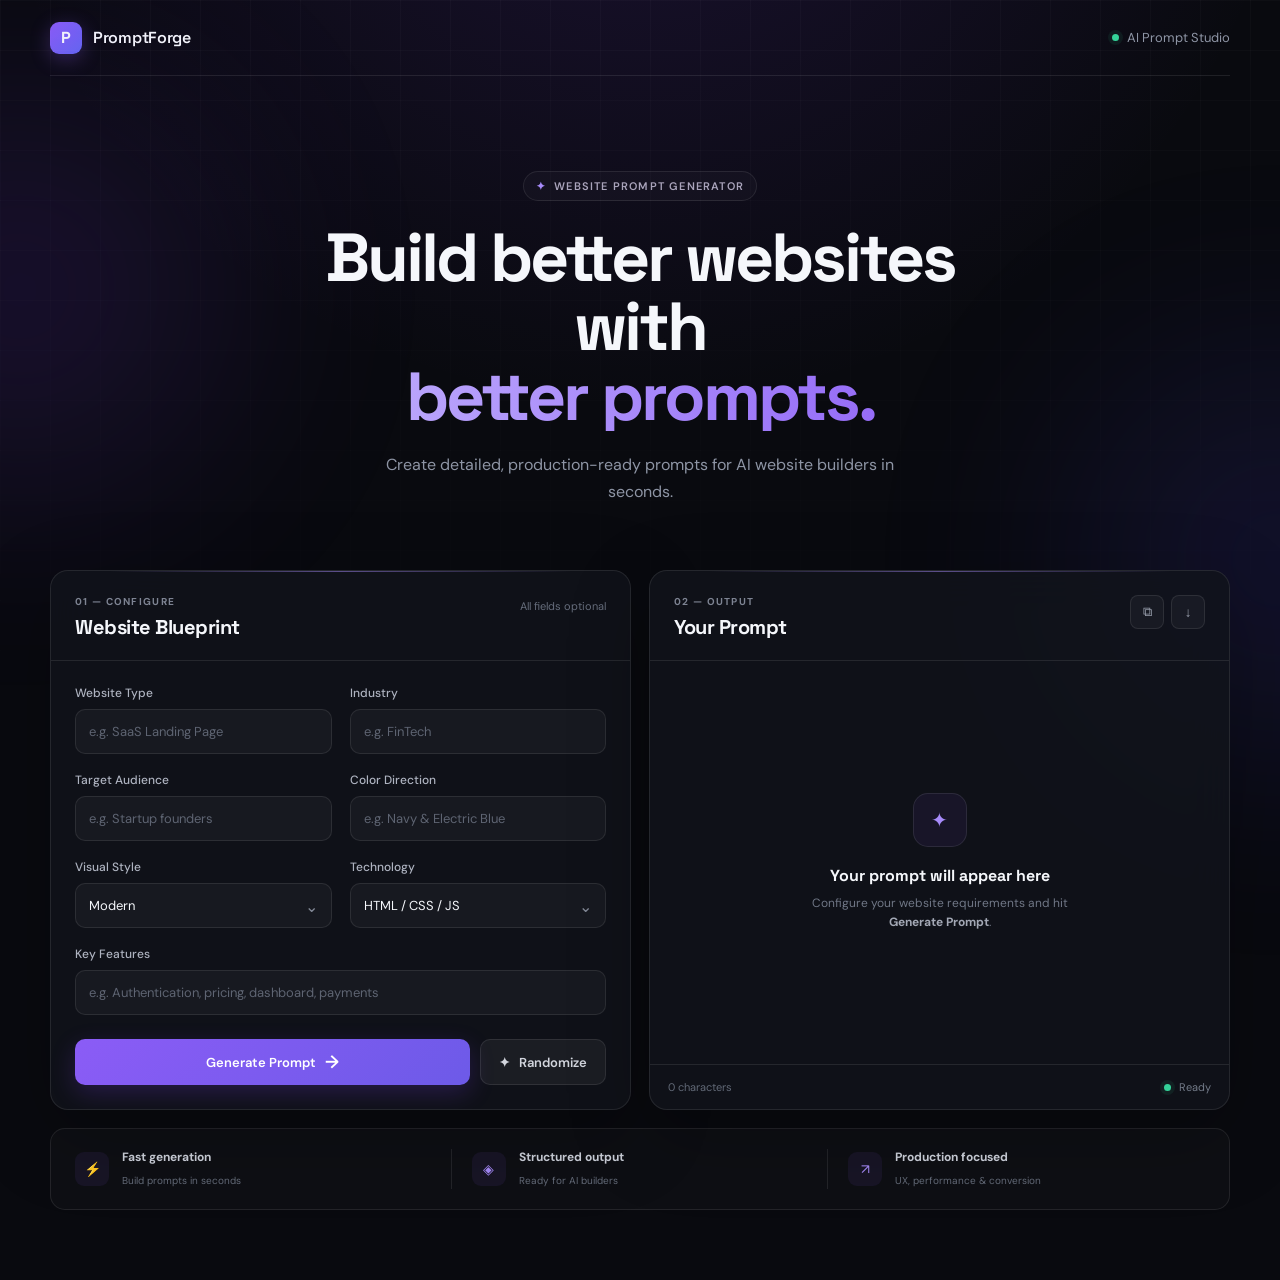
<file: index.html>
<!DOCTYPE html>
<html lang="en">
<head>
  <meta charset="UTF-8">
  <meta name="viewport" content="width=device-width, initial-scale=1.0">

  <title>PromptForge — AI Website Prompt Generator</title>

  <link rel="preconnect" href="https://fonts.googleapis.com">
  <link rel="preconnect" href="https://fonts.gstatic.com" crossorigin>
  <link
    href="https://fonts.googleapis.com/css2?family=DM+Sans:wght@400;500;600;700&family=Space+Grotesk:wght@500;600;700&display=swap"
    rel="stylesheet"
  >

  <link rel="stylesheet" href="style.css">
</head>

<body>

  <!-- Background -->
  <div class="background-grid"></div>
  <div class="glow glow-one"></div>
  <div class="glow glow-two"></div>

  <!-- Navbar -->
  <header class="navbar">
    <div class="brand">
      <div class="brand-mark">P</div>
      <span>PromptForge</span>
    </div>

    <div class="nav-status">
      <span class="status-dot"></span>
      AI Prompt Studio
    </div>
  </header>


  <!-- Main -->
  <main class="container">

    <!-- Hero -->
    <section class="hero">
      <div class="eyebrow">
        <span>✦</span>
        WEBSITE PROMPT GENERATOR
      </div>

      <h1>
        Build better websites with
        <span>better prompts.</span>
      </h1>

      <p>
        Create detailed, production-ready prompts for AI website builders
        in seconds.
      </p>
    </section>


    <!-- Workspace -->
    <section class="workspace">

      <!-- Builder -->
      <div class="panel builder-panel">

        <div class="panel-header">
          <div>
            <span class="step-label">01 — CONFIGURE</span>
            <h2>Website Blueprint</h2>
          </div>

          <span class="required">All fields optional</span>
        </div>


        <div class="form-grid">

          <div class="field">
            <label for="type">Website Type</label>
            <input
              id="type"
              type="text"
              placeholder="e.g. SaaS Landing Page"
            >
          </div>

          <div class="field">
            <label for="industry">Industry</label>
            <input
              id="industry"
              type="text"
              placeholder="e.g. FinTech"
            >
          </div>

          <div class="field">
            <label for="audience">Target Audience</label>
            <input
              id="audience"
              type="text"
              placeholder="e.g. Startup founders"
            >
          </div>

          <div class="field">
            <label for="color">Color Direction</label>
            <input
              id="color"
              type="text"
              placeholder="e.g. Navy & Electric Blue"
            >
          </div>

          <div class="field">
            <label for="style">Visual Style</label>

            <div class="select-wrapper">
              <select id="style">
                <option value="Modern">Modern</option>
                <option value="Minimal">Minimal</option>
                <option value="Dark">Dark & Elegant</option>
                <option value="Glassmorphism">Glassmorphism</option>
                <option value="Futuristic">Futuristic</option>
              </select>
            </div>
          </div>

          <div class="field">
            <label for="platform">Technology</label>

            <div class="select-wrapper">
              <select id="platform">
                <option value="HTML, CSS and JavaScript">
                  HTML / CSS / JS
                </option>

                <option value="React and modern CSS">
                  React
                </option>

                <option value="WordPress">
                  WordPress
                </option>
              </select>
            </div>
          </div>

          <div class="field full-width">
            <label for="features">Key Features</label>

            <input
              id="features"
              type="text"
              placeholder="e.g. Authentication, pricing, dashboard, payments"
            >
          </div>

        </div>


        <!-- Actions -->
        <div class="actions">

          <button
            class="btn btn-primary"
            onclick="generatePrompt()"
          >
            <span>Generate Prompt</span>
            <span class="arrow">→</span>
          </button>

          <button
            class="btn btn-secondary"
            onclick="randomPrompt()"
          >
            <span>✦</span>
            Randomize
          </button>

        </div>

      </div>


      <!-- Output -->
      <div class="panel output-panel">

        <div class="panel-header">

          <div>
            <span class="step-label">02 — OUTPUT</span>
            <h2>Your Prompt</h2>
          </div>

          <div class="output-actions">

            <button
              class="icon-button"
              onclick="copyPrompt()"
              title="Copy prompt"
            >
              ⧉
            </button>

            <button
              class="icon-button"
              onclick="downloadTXT()"
              title="Download prompt"
            >
              ↓
            </button>

          </div>

        </div>


        <div class="output-wrapper">

          <div id="emptyState" class="empty-state">

            <div class="empty-icon">
              ✦
            </div>

            <h3>Your prompt will appear here</h3>

            <p>
              Configure your website requirements and hit
              <strong>Generate Prompt</strong>.
            </p>

          </div>

          <textarea
            id="output"
            spellcheck="false"
            aria-label="Generated website prompt"
          ></textarea>

        </div>


        <div class="output-footer">
          <span id="characterCount">0 characters</span>

          <span class="ready-status">
            <span class="status-dot"></span>
            Ready
          </span>
        </div>

      </div>

    </section>


    <!-- Feature strip -->
    <section class="feature-strip">

      <div class="feature">
        <span class="feature-icon">⚡</span>
        <div>
          <strong>Fast generation</strong>
          <small>Build prompts in seconds</small>
        </div>
      </div>

      <div class="feature">
        <span class="feature-icon">◈</span>
        <div>
          <strong>Structured output</strong>
          <small>Ready for AI builders</small>
        </div>
      </div>

      <div class="feature">
        <span class="feature-icon">↗</span>
        <div>
          <strong>Production focused</strong>
          <small>UX, performance & conversion</small>
        </div>
      </div>

    </section>

  </main>


  <!-- Toast -->
  <div id="toast" class="toast">
    <span>✓</span>
    <span id="toastMessage">Copied to clipboard</span>
  </div>


  <script src="script.js"></script>

</body>
</html>
</file>
<file: style.css>
:root {
  --bg: #090a0f;
  --panel: rgba(18, 20, 28, 0.82);
  --panel-light: rgba(255, 255, 255, 0.045);

  --border: rgba(255, 255, 255, 0.09);
  --border-hover: rgba(255, 255, 255, 0.16);

  --text: #f5f7fb;
  --muted: #8e95a5;

  --accent: #8b5cf6;
  --accent-light: #a78bfa;

  --green: #34d399;

  --radius: 18px;

  --font-body: "DM Sans", sans-serif;
  --font-heading: "Space Grotesk", sans-serif;
}


* {
  margin: 0;
  padding: 0;
  box-sizing: border-box;
}


html {
  scroll-behavior: smooth;
}


body {
  min-height: 100vh;

  background:
    radial-gradient(
      circle at 50% -20%,
      rgba(124, 58, 237, 0.16),
      transparent 40%
    ),
    var(--bg);

  color: var(--text);
  font-family: var(--font-body);

  overflow-x: hidden;
}


/* ---------------- BACKGROUND ---------------- */

.background-grid {
  position: fixed;
  inset: 0;

  background-image:
    linear-gradient(
      rgba(255,255,255,0.025) 1px,
      transparent 1px
    ),
    linear-gradient(
      90deg,
      rgba(255,255,255,0.025) 1px,
      transparent 1px
    );

  background-size: 50px 50px;

  mask-image: linear-gradient(
    to bottom,
    black,
    transparent 85%
  );

  pointer-events: none;
}


.glow {
  position: fixed;

  width: 400px;
  height: 400px;

  border-radius: 50%;

  filter: blur(120px);

  opacity: 0.15;

  pointer-events: none;
}


.glow-one {
  top: 10%;
  left: -180px;
  background: #7c3aed;
}


.glow-two {
  right: -200px;
  top: 40%;
  background: #4f46e5;
}


/* ---------------- NAVBAR ---------------- */

.navbar {
  width: min(1180px, calc(100% - 40px));

  margin: auto;

  height: 76px;

  display: flex;
  align-items: center;
  justify-content: space-between;

  border-bottom: 1px solid var(--border);
}


.brand {
  display: flex;
  align-items: center;
  gap: 11px;

  font-family: var(--font-heading);
  font-weight: 600;

  letter-spacing: -0.3px;
}


.brand-mark {
  width: 32px;
  height: 32px;

  display: grid;
  place-items: center;

  border-radius: 9px;

  background: linear-gradient(
    135deg,
    #8b5cf6,
    #6366f1
  );

  font-weight: 700;

  box-shadow:
    0 5px 20px rgba(139, 92, 246, 0.3);
}


.nav-status {
  color: var(--muted);
  font-size: 13px;

  display: flex;
  align-items: center;
  gap: 8px;
}


.status-dot {
  width: 7px;
  height: 7px;

  border-radius: 50%;

  background: var(--green);

  box-shadow:
    0 0 0 4px rgba(52, 211, 153, 0.08);
}


/* ---------------- MAIN ---------------- */

.container {
  width: min(1180px, calc(100% - 40px));

  margin: auto;
}


/* ---------------- HERO ---------------- */

.hero {
  max-width: 760px;

  margin: 95px auto 65px;

  text-align: center;

  animation: heroIn 0.7s ease both;
}


.eyebrow {
  display: inline-flex;
  align-items: center;
  gap: 8px;

  padding: 7px 12px;

  border: 1px solid var(--border);

  border-radius: 100px;

  background: rgba(255,255,255,0.025);

  color: #aaa4bc;

  font-size: 11px;
  font-weight: 600;

  letter-spacing: 1.2px;
}


.eyebrow span {
  color: var(--accent-light);
}


.hero h1 {
  margin-top: 22px;

  font-family: var(--font-heading);

  font-size: clamp(42px, 6vw, 68px);

  line-height: 1.02;

  letter-spacing: -3px;
}


.hero h1 span {
  display: block;

  background: linear-gradient(
    90deg,
    #c4b5fd,
    #8b5cf6,
    #6366f1
  );

  background-size: 200% auto;

  color: transparent;
  background-clip: text;

  animation: gradientMove 5s linear infinite;
}


.hero p {
  max-width: 560px;

  margin: 20px auto 0;

  color: var(--muted);

  font-size: 16px;

  line-height: 1.7;
}


/* ---------------- WORKSPACE ---------------- */

.workspace {
  display: grid;

  grid-template-columns: 1fr 1fr;

  gap: 18px;

  align-items: stretch;
}


.panel {
  position: relative;

  background: var(--panel);

  border: 1px solid var(--border);

  border-radius: var(--radius);

  backdrop-filter: blur(20px);

  overflow: hidden;

  box-shadow:
    0 25px 80px rgba(0,0,0,0.25);

  transition:
    border-color 0.3s ease,
    transform 0.3s ease;
}


.panel:hover {
  border-color: var(--border-hover);
}


.panel::before {
  content: "";

  position: absolute;

  top: 0;
  left: 10%;

  width: 80%;
  height: 1px;

  background: linear-gradient(
    90deg,
    transparent,
    rgba(167,139,250,0.5),
    transparent
  );
}


/* ---------------- PANEL HEADER ---------------- */

.panel-header {
  padding: 24px 24px 20px;

  display: flex;
  align-items: flex-start;
  justify-content: space-between;

  border-bottom: 1px solid var(--border);
}


.step-label {
  display: block;

  margin-bottom: 6px;

  color: #7e8493;

  font-size: 10px;
  font-weight: 700;

  letter-spacing: 1.3px;
}


.panel h2 {
  font-family: var(--font-heading);

  font-size: 20px;

  letter-spacing: -0.5px;
}


.required {
  color: #666d7c;

  font-size: 11px;

  padding-top: 4px;
}


/* ---------------- FORM ---------------- */

.form-grid {
  padding: 24px;

  display: grid;

  grid-template-columns: 1fr 1fr;

  gap: 18px;
}


.field {
  display: flex;
  flex-direction: column;

  gap: 8px;
}


.field.full-width {
  grid-column: 1 / -1;
}


.field label {
  color: #aeb3c0;

  font-size: 12px;
  font-weight: 500;
}


.field input,
.field select {
  width: 100%;
  height: 45px;

  border: 1px solid var(--border);

  border-radius: 10px;

  outline: none;

  background: rgba(255,255,255,0.035);

  color: var(--text);

  padding: 0 13px;

  font-family: inherit;
  font-size: 13px;

  transition:
    border-color 0.2s ease,
    background 0.2s ease,
    box-shadow 0.2s ease,
    transform 0.2s ease;
}


.field input::placeholder {
  color: #5e6472;
}


.field input:hover,
.field select:hover {
  border-color: rgba(255,255,255,0.15);
}


.field input:focus,
.field select:focus {
  border-color: rgba(139,92,246,0.7);

  background: rgba(139,92,246,0.045);

  box-shadow:
    0 0 0 3px rgba(139,92,246,0.09);
}


.select-wrapper {
  position: relative;
}


.select-wrapper::after {
  content: "⌄";

  position: absolute;

  right: 14px;
  top: 50%;

  transform: translateY(-50%);

  color: #858b99;

  pointer-events: none;
}


select {
  appearance: none;

  cursor: pointer;
}


option {
  background: #15161d;
  color: white;
}


/* ---------------- BUTTONS ---------------- */

.actions {
  display: flex;

  gap: 10px;

  padding: 0 24px 24px;
}


.btn {
  height: 46px;

  border: 0;

  border-radius: 10px;

  padding: 0 18px;

  font-family: inherit;

  font-size: 13px;
  font-weight: 600;

  cursor: pointer;

  display: flex;
  align-items: center;
  justify-content: center;
  gap: 9px;

  transition:
    transform 0.2s ease,
    box-shadow 0.2s ease,
    background 0.2s ease;
}


.btn:active {
  transform: scale(0.97);
}


.btn-primary {
  flex: 1;

  color: white;

  background: linear-gradient(
    135deg,
    #8b5cf6,
    #6d5ae8
  );

  box-shadow:
    0 8px 25px rgba(124,58,237,0.22);
}


.btn-primary:hover {
  transform: translateY(-2px);

  box-shadow:
    0 12px 30px rgba(124,58,237,0.35);
}


.arrow {
  font-size: 18px;

  transition: transform 0.2s ease;
}


.btn-primary:hover .arrow {
  transform: translateX(4px);
}


.btn-secondary {
  background: rgba(255,255,255,0.05);

  color: #d2d5dd;

  border: 1px solid var(--border);
}


.btn-secondary:hover {
  background: rgba(255,255,255,0.08);

  border-color: var(--border-hover);
}


/* ---------------- OUTPUT ---------------- */

.output-panel {
  display: flex;
  flex-direction: column;
}


.output-actions {
  display: flex;
  gap: 7px;
}


.icon-button {
  width: 34px;
  height: 34px;

  border: 1px solid var(--border);

  border-radius: 8px;

  background: rgba(255,255,255,0.035);

  color: #9da3b1;

  cursor: pointer;

  transition: all 0.2s ease;
}


.icon-button:hover {
  color: white;

  border-color: rgba(139,92,246,0.5);

  background: rgba(139,92,246,0.1);

  transform: translateY(-2px);
}


.output-wrapper {
  position: relative;

  flex: 1;

  min-height: 375px;
}


#output {
  width: 100%;
  height: 100%;
  min-height: 375px;

  resize: none;

  border: 0;

  outline: none;

  padding: 24px;

  background: transparent;

  color: #d7dae3;

  font-family: "DM Sans", sans-serif;

  font-size: 13px;

  line-height: 1.75;

  display: none;
}


#output::selection {
  background: rgba(139,92,246,0.3);
}


.empty-state {
  position: absolute;

  inset: 0;

  display: flex;

  flex-direction: column;

  align-items: center;
  justify-content: center;

  padding: 30px;

  text-align: center;
}


.empty-icon {
  width: 54px;
  height: 54px;

  display: grid;
  place-items: center;

  margin-bottom: 18px;

  border: 1px solid var(--border);

  border-radius: 15px;

  color: var(--accent-light);

  background: rgba(139,92,246,0.07);

  font-size: 20px;
}


.empty-state h3 {
  font-family: var(--font-heading);

  font-size: 16px;

  margin-bottom: 8px;
}


.empty-state p {
  max-width: 270px;

  color: #707786;

  font-size: 12px;

  line-height: 1.6;
}


.empty-state strong {
  color: #a3a8b5;
}


.output-footer {
  height: 45px;

  padding: 0 18px;

  border-top: 1px solid var(--border);

  display: flex;
  align-items: center;
  justify-content: space-between;

  color: #626977;

  font-size: 11px;
}


.ready-status {
  display: flex;
  align-items: center;
  gap: 8px;

  color: #737b89;
}


/* ---------------- FEATURE STRIP ---------------- */

.feature-strip {
  margin: 18px 0 70px;

  padding: 20px 24px;

  display: grid;

  grid-template-columns: repeat(3, 1fr);

  border: 1px solid var(--border);

  border-radius: 15px;

  background: rgba(255,255,255,0.025);
}


.feature {
  display: flex;

  align-items: center;

  gap: 13px;

  padding: 0 20px;

  border-right: 1px solid var(--border);
}


.feature:first-child {
  padding-left: 0;
}


.feature:last-child {
  border-right: 0;
}


.feature-icon {
  width: 34px;
  height: 34px;

  display: grid;
  place-items: center;

  border-radius: 9px;

  background: rgba(139,92,246,0.08);

  color: #a78bfa;

  font-size: 14px;
}


.feature strong {
  display: block;

  margin-bottom: 3px;

  color: #d1d5df;

  font-size: 12px;
}


.feature small {
  color: #656c7a;

  font-size: 10px;
}


/* ---------------- TOAST ---------------- */

.toast {
  position: fixed;

  right: 25px;
  bottom: 25px;

  display: flex;
  align-items: center;
  gap: 9px;

  padding: 12px 16px;

  border: 1px solid rgba(52,211,153,0.2);

  border-radius: 10px;

  background: rgba(20,25,25,0.95);

  color: #d9fced;

  font-size: 12px;

  box-shadow: 0 15px 40px rgba(0,0,0,0.3);

  transform: translateY(20px);

  opacity: 0;

  pointer-events: none;

  transition: all 0.3s ease;

  z-index: 100;
}


.toast.show {
  transform: translateY(0);

  opacity: 1;
}


/* ---------------- ANIMATIONS ---------------- */

@keyframes heroIn {
  from {
    opacity: 0;
    transform: translateY(20px);
  }

  to {
    opacity: 1;
    transform: translateY(0);
  }
}


@keyframes gradientMove {
  0% {
    background-position: 0% center;
  }

  100% {
    background-position: 200% center;
  }
}


@keyframes panelIn {
  from {
    opacity: 0;
    transform: translateY(15px);
  }

  to {
    opacity: 1;
    transform: translateY(0);
  }
}


.workspace .panel:first-child {
  animation: panelIn 0.55s 0.12s ease both;
}


.workspace .panel:last-child {
  animation: panelIn 0.55s 0.2s ease both;
}


/* ---------------- RESPONSIVE ---------------- */

@media (max-width: 850px) {

  .workspace {
    grid-template-columns: 1fr;
  }

  .hero {
    margin-top: 70px;
  }

  .feature-strip {
    grid-template-columns: 1fr;
    gap: 18px;
  }

  .feature,
  .feature:first-child {
    padding: 0;

    border-right: 0;
  }

}


@media (max-width: 600px) {

  .navbar,
  .container {
    width: min(100% - 24px, 1180px);
  }

  .nav-status {
    display: none;
  }

  .hero {
    margin: 55px auto 40px;
  }

  .hero h1 {
    font-size: 42px;
    letter-spacing: -2px;
  }

  .form-grid {
    grid-template-columns: 1fr;

    padding: 18px;
  }

  .field.full-width {
    grid-column: auto;
  }

  .actions {
    flex-direction: column;

    padding: 0 18px 18px;
  }

  .panel-header {
    padding: 20px 18px;
  }

  .feature-strip {
    padding: 18px;
  }

  .output-wrapper,
  #output {
    min-height: 320px;
  }

}
</file>
